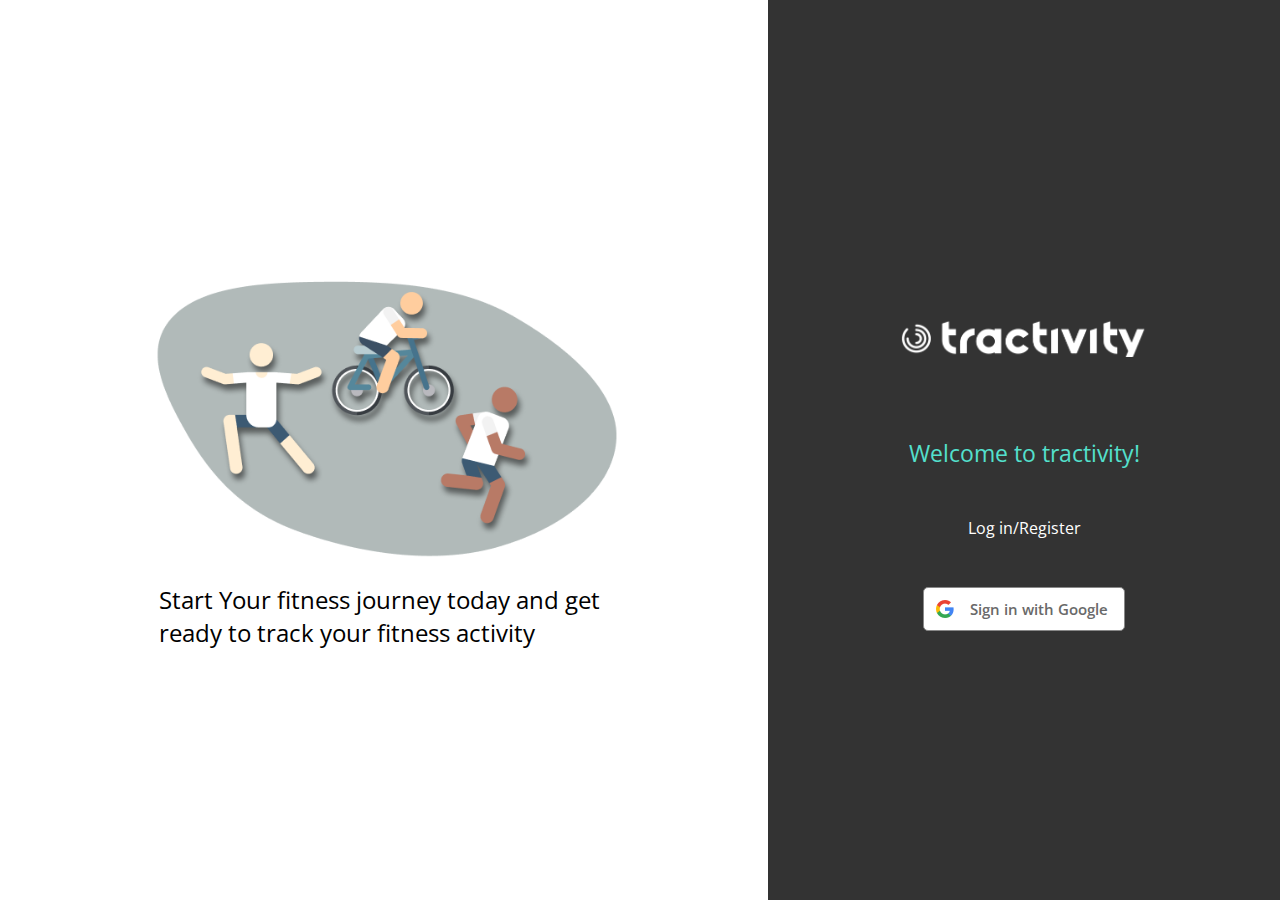
<file: public/splash.html>
<!DOCTYPE html>
<html lang="en">
  <head>
    <meta content="text/html;charset=utf-8" http-equiv="Content-Type" />
    <meta content="utf-8" http-equiv="encoding" />
    <link href="./style.css" rel="stylesheet" type="text/css" />
    <link href="./reset.css" rel="stylesheet" type="text/css" />
    <meta content="width=device-width, initial-scale=1" name="viewport" />
    <link href="https://fonts.googleapis.com/css2?family=Open+Sans&display=swap" rel="stylesheet">
    <link href="https://fonts.googleapis.com/css2?family=Open+Sans:ital,wght@1,700;1,800&display=swap" rel="stylesheet">
  </head>
  <body>
    <div class="OuterDiv"> 
      <div class="TopDiv"> 
        <img src="./pictures/header-image.png" class="image" id="LeftImage"> 
        <p class="introText" id="introText"> Start Your fitness journey today and get ready to track your fitness activity </p>
      </div> 
       <div class="BotDiv"> 
        <img src="./pictures/tractivity-logo-white.png" class="image" id="rightImage">
        <p class="introText2" id="WelcomeToTractivity">  Welcome to tractivity!</p>
        <div class="GoogleTextDiv"> 
          <p class="introText2"  id="LoginText"> Log in/Register</p>
          <div id="customBtn">
            <span class="icon"></span>
            <a href="auth/google"><span class="buttonText">Sign in with Google</span></a>
          </div>
        </div> 
      </div>
    </div> 
  </body>
</html>

<!-- Options -->
<!-- \ Reminder -->
<!-- Did You Bike Yesterday -->
<!-- Yes -->
<!-- No -->
</file>
<file: public/style.css>
html,body {
  height:100%;
  font-family: "Open Sans", sans-serif;
  /* border: dashed purple; */
}


.OuterDiv{
  /* border: dashed red;  */
  height: 100%; 
  /* For DesktopView Display:flex */

}

#customBtn {
  display: inline-block;
  background: white;
  width: 200px;
  border-radius: 5px;
  border: thin solid #888;
  white-space: nowrap;
}

#customBtn:hover {
  cursor: pointer;
}

span.icon {
  background: url('./pictures/g-normal.png') transparent 5px 50% no-repeat;
  display: inline-block;
  vertical-align: middle;
  width: 42px;
  height: 42px;
}

span.buttonText {
  display: inline-block;
  color: #696969;
  vertical-align: middle;
  padding-right: 42px;
  font-size: 15px;
  font-weight: 600;
}

.TopDiv{
  /* The flexbox is fore */
  display:flex;
  flex-direction:column;
  align-items: center;
  justify-content: center;
  
  /* border: dashed blue; */
  height:40%;
  width:100%;
  background: #ffffff;

  /* For desktopView change hgiht to 100% */

}
.image{
  min-width: 250px;
  width:40%;
  /* For DesktopView Change image width to 80 */
}

.introText{

  width:65%;
}


.BotDiv{
  /* border: dashed black; */
  height:60%;
  width:100%;

  display:flex;
  flex-direction:column;
  align-items: center;
  /* justify-content: space-evenly; */

  background: #333333;
  /* For DesktopView Change height to 100%  */
}

#WelcomeToTractivity{
  color: #53e0cd;
  font-size: 23px;
    padding-top: 80px;
}

#LoginText{
  color: #ffffff;
  font-size: 1em;
  display:flex;
  justify-content: center;
  padding-top: 65px;
  padding-bottom: 20px;
}

button{
    width:100%;
    height:100%;
}
#rightImage{
  padding-top: 50px;
}

/* For Desktop View Change 
  Outerdiv to Display Flex 
  top Div and Bot Div to height:100% 

*/



@media only screen and (min-width: 768px) {
  #LoginText {

    /* font-size:2em; * Changed this to be the same as Welcome to Tactivity/
  }

  .button{
    width:100%;
    height:100%;
  }


  #WelcomeToTractivity{
    /* font-size: 1.5em; */
    padding-top: 3em;
    padding-bottom: 3em;
  
  }

  .OuterDiv{
    /* border: dashed red;  */
    /* height: 100%;  */
    display: flex;
    /* For DesktopView Display:flex */
  
  }


    
  .TopDiv{
    /* The flexbox is fore */
    display:flex;
    height:100%;
    width: 60% ;
    font-size: 1.5em;
    /* For desktopView change hgiht to 100% */
  }
    
  .BotDiv{
    /* border: dashed black; */
    height:100%;
    width: 40% ;
    display:flex;
    flex-direction:column;
    align-items: center;
    justify-content: center;

    background: #333333;
    /* For DesktopView Change height to 100%  */
  }

  #LeftImage{
    width:100%;
    max-width: 500px;
  }

  #rightImage{
    max-width:500px;
  }

  .introText{
    width:65%;
    max-width: 450px ;
  }


} 
/*  End MEdia Query */
</file>
